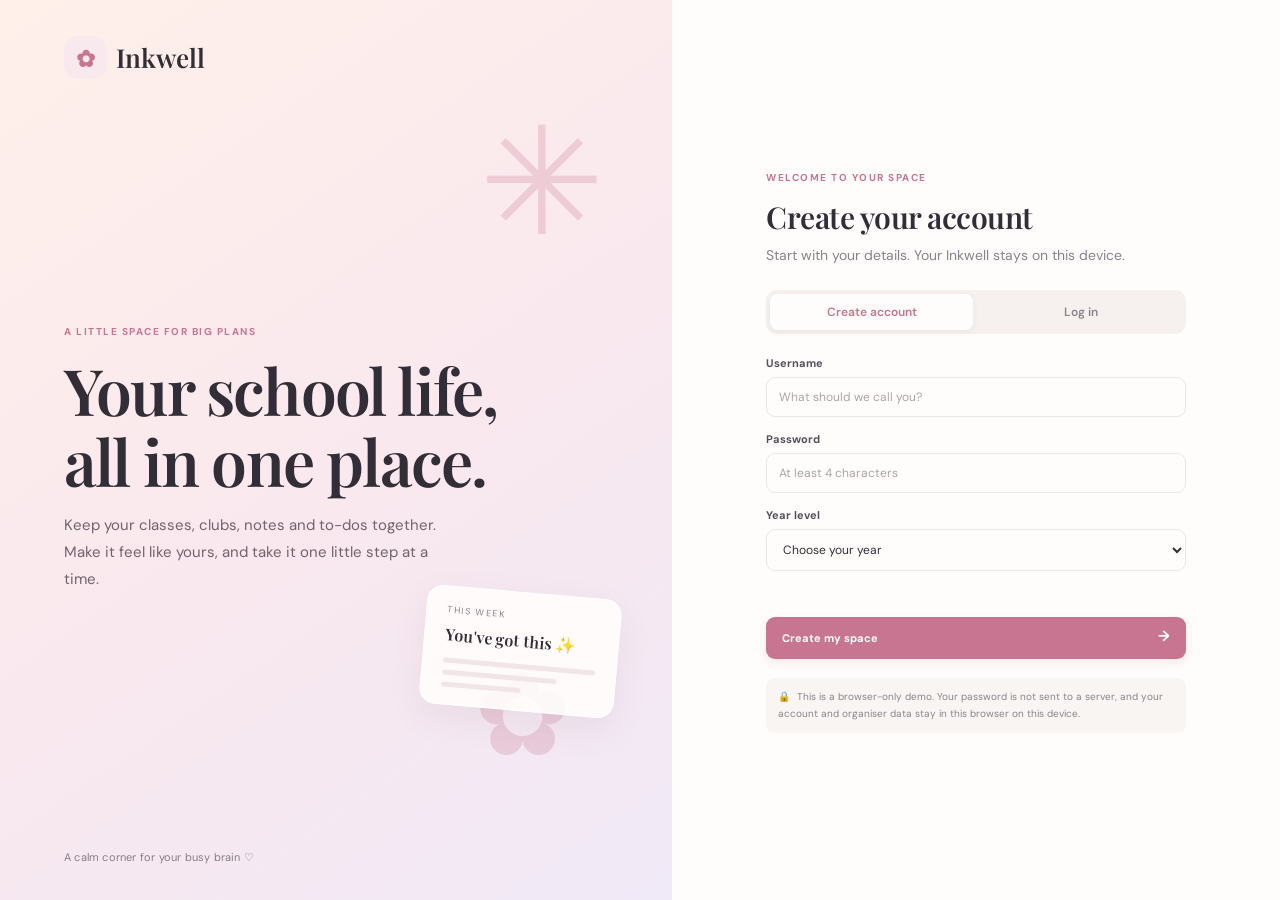
<file: index.html>
<!doctype html>
<html lang="en">
<head>
  <meta charset="utf-8">
  <meta name="viewport" content="width=device-width, initial-scale=1">
  <meta name="theme-color" content="#fff8f4">
  <meta name="description" content="Inkwell is your cosy student organiser for tasks, classes, clubs and notes.">
  <title>Inkwell — your student space</title>
  <link rel="preconnect" href="https://fonts.googleapis.com">
  <link rel="preconnect" href="https://fonts.gstatic.com" crossorigin>
  <link href="https://fonts.googleapis.com/css2?family=DM+Sans:wght@400;500;600;700&family=Playfair+Display:wght@500;600;700&display=swap" rel="stylesheet">
  <link rel="stylesheet" href="style.css">
</head>
<body>
  <section id="auth-view" class="auth-view">
    <div class="auth-art">
      <a class="brand brand-large" href="#"><span class="brand-mark">✿</span><span>Inkwell</span></a>
      <div class="auth-art-copy">
        <span class="eyebrow">A little space for big plans</span>
        <h1>Your school life,<br>all in one place.</h1>
        <p>Keep your classes, clubs, notes and to-dos together. Make it feel like yours, and take it one little step at a time.</p>
      </div>
      <div class="art-doodle doodle-one">✳</div><div class="art-doodle doodle-two">✿</div>
      <div class="art-card"><span>THIS WEEK</span><strong>You've got this ✨</strong><div class="art-lines"><i></i><i></i><i></i></div></div>
      <div class="auth-art-foot">A calm corner for your busy brain ♡</div>
    </div>
    <div class="auth-side">
      <div class="auth-box">
        <span class="eyebrow" id="auth-eyebrow">WELCOME TO YOUR SPACE</span>
        <h2 id="auth-title">Create your account</h2>
        <p class="auth-intro" id="auth-intro">Start with your details. Your Inkwell stays on this device.</p>
        <div class="auth-tabs" role="tablist" aria-label="Account options">
          <button class="auth-tab active" type="button" data-mode="create" role="tab" aria-selected="true">Create account</button>
          <button class="auth-tab" type="button" data-mode="login" role="tab" aria-selected="false">Log in</button>
        </div>
        <form id="auth-form" class="form-stack">
          <label class="field-label">Username<input id="auth-username" autocomplete="username" required minlength="2" maxlength="24" placeholder="What should we call you?"></label>
          <label class="field-label">Password<input id="auth-password" type="password" autocomplete="new-password" required minlength="4" placeholder="At least 4 characters"></label>
          <label class="field-label create-only">Year level<select id="auth-year" required><option value="" disabled selected>Choose your year</option><option>Foundation / Prep</option><option>Year 1</option><option>Year 2</option><option>Year 3</option><option>Year 4</option><option>Year 5</option><option>Year 6</option><option>Year 7</option><option>Year 8</option><option>Year 9</option><option>Year 10</option><option>Year 11</option><option>Year 12</option><option>Other</option></select></label>
          <p class="auth-error" id="auth-error" role="alert" aria-live="polite"></p>
          <button class="button button-primary full" id="auth-submit" type="submit">Create my space <span>→</span></button>
        </form>
        <p class="privacy-note"><span>🔒</span> This is a browser-only demo. Your password is not sent to a server, and your account and organiser data stay in this browser on this device.</p>
      </div>
      <div class="auth-mobile-brand"><span class="brand-mark">✿</span> Inkwell</div>
    </div>
  </section>

  <div id="app-view" class="app" hidden>
    <aside class="sidebar">
      <a class="brand" href="#overview" aria-label="Inkwell home"><span class="brand-mark">✿</span><span>Inkwell</span></a>
      <div class="nav-label">YOUR WORKSPACE</div>
      <nav class="main-nav" aria-label="Main navigation">
        <button class="nav-item active" type="button" data-page="overview"><span class="nav-icon">⌂</span>Overview</button>
        <button class="nav-item" type="button" data-page="calendar"><span class="nav-icon">▦</span>My calendar</button>
        <button class="nav-item" type="button" data-page="tasks"><span class="nav-icon">☷</span>My tasks<span class="nav-count" id="nav-task-count">0</span></button>
        <button class="nav-item" type="button" data-page="clubs"><span class="nav-icon">♡</span>Clubs & groups</button>
        <button class="nav-item" type="button" data-page="notes"><span class="nav-icon">✎</span>My notes</button>
      </nav>
      <div class="nav-label nav-label-lower">YOUR SPACE</div>
      <nav aria-label="Personal settings"><button class="nav-item" type="button" data-page="settings"><span class="nav-icon">⚙</span>Settings</button></nav>
      <div class="sidebar-spacer"></div>
      <div class="sidebar-note"><span>✦ A gentle reminder</span><p>You don't have to do it all today. One thing at a time.</p></div>
      <div class="profile-card"><div class="avatar" id="sidebar-avatar">I</div><div class="profile-text"><strong id="sidebar-name">Student</strong><span id="sidebar-year">Year level</span></div><button class="more-button" id="signout-button" type="button" title="Log out" aria-label="Log out">↪</button></div>
    </aside>

    <main class="main-area">
      <header class="topbar"><div class="breadcrumbs"><span>Inkwell</span><span class="crumb-slash">/</span><strong id="breadcrumb-title">Overview</strong></div><div class="topbar-right"><span class="today-label" id="today-label"></span><div class="avatar avatar-small" id="top-avatar">I</div></div></header>

      <section class="page-view active" id="page-overview" data-title="Overview">
        <div class="welcome-row"><div><span class="eyebrow" id="welcome-eyebrow">YOUR SPACE, YOUR PACE</span><h1 id="welcome-title">Welcome to Inkwell</h1><p>Here's a little look at what's happening in your world.</p></div><span class="week-pill" id="week-pill"></span></div>
        <div class="overview-stats">
          <article class="stat-card"><span class="stat-icon">☷</span><span class="stat-label">Tasks left</span><strong id="overview-tasks">0</strong><small>Little steps add up</small></article>
          <article class="stat-card"><span class="stat-icon icon-green">▦</span><span class="stat-label">Upcoming events</span><strong id="overview-events">0</strong><small>On your calendar</small></article>
          <article class="stat-card"><span class="stat-icon icon-lilac">♡</span><span class="stat-label">Clubs & groups</span><strong id="overview-clubs">0</strong><small>Your people, your interests</small></article>
        </div>
        <div class="overview-grid">
          <section class="panel"><div class="panel-heading"><div><span class="eyebrow">YOUR NEXT STEPS</span><h2>Coming up</h2></div><button class="text-button" type="button" data-goto="tasks">All tasks →</button></div><div id="overview-task-list" class="preview-list"></div><div class="empty-state" id="overview-task-empty"><span>✦</span><strong>Nothing on your list yet</strong><p>Add a task when you're ready.</p><button class="button button-soft" type="button" data-goto="tasks">Add your first task</button></div></section>
          <section class="panel"><div class="panel-heading"><div><span class="eyebrow">DON'T FORGET</span><h2>Next events</h2></div><button class="text-button" type="button" data-goto="calendar">Your calendar →</button></div><div id="overview-event-list" class="preview-list"></div><div class="empty-state" id="overview-event-empty"><span>☼</span><strong>Your week is wide open</strong><p>Add an event or club catch-up.</p><button class="button button-soft" type="button" data-goto="calendar">Add an event</button></div></section>
        </div>
        <section class="welcome-tip"><div class="tip-icon">✿</div><div><strong>A note to yourself</strong><p>Progress is progress, even if it's just one small thing.</p></div><button class="text-button" type="button" data-goto="notes">Write a note →</button></section>
      </section>

      <section class="page-view" id="page-calendar" data-title="My calendar">
        <div class="page-heading"><div><span class="eyebrow">SAVE THE DATE</span><h1>My calendar</h1><p>Keep track of classes, deadlines, plans and club meetups.</p></div><span class="heading-sticker">▦</span></div>
        <section class="panel form-panel"><div class="panel-heading"><div><span class="eyebrow">ADD TO YOUR WEEK</span><h2>New event</h2></div></div><form id="event-form" class="entry-form"><label>Event name<input name="title" required maxlength="70" placeholder="e.g. Debate club meetup"></label><label>Date<input name="date" required type="date"></label><label>Time<input name="time" type="time"></label><label>Type<select name="type"><option>School</option><option>Class</option><option>Club</option><option>Personal</option></select></label><button class="button button-primary" type="submit">Add event <span>+</span></button></form></section>
        <section class="panel list-panel"><div class="panel-heading"><div><span class="eyebrow">WHAT'S AHEAD</span><h2>All events</h2></div><span class="item-count" id="event-count">0 events</span></div><div id="event-list" class="item-list"></div><div class="empty-state compact" id="event-empty"><span>☼</span><strong>No events yet</strong><p>When you add something to your calendar, it'll show up here.</p></div></section>
      </section>

      <section class="page-view" id="page-tasks" data-title="My tasks">
        <div class="page-heading"><div><span class="eyebrow">ONE THING AT A TIME</span><h1>My tasks</h1><p>Break your schoolwork into little, doable steps.</p></div><span class="heading-sticker">☷</span></div>
        <section class="panel form-panel"><div class="panel-heading"><div><span class="eyebrow">GET IT OUT OF YOUR HEAD</span><h2>Add a task</h2></div></div><form id="task-form" class="entry-form"><label>What do you need to do?<input name="title" required maxlength="90" placeholder="e.g. Finish science worksheet"></label><label>Subject or group<input name="subject" maxlength="40" placeholder="e.g. Science"></label><label>Due date<input name="due" type="date"></label><label>Priority<select name="priority"><option>Normal</option><option>Important</option><option>Whenever</option></select></label><button class="button button-primary" type="submit">Add task <span>+</span></button></form></section>
        <section class="panel list-panel"><div class="panel-heading"><div><span class="eyebrow">YOUR TO-DO LIST</span><h2>Tasks to work on</h2></div><span class="item-count" id="task-count">0 tasks</span></div><div id="task-list" class="item-list"></div><div class="empty-state compact" id="task-empty"><span>✦</span><strong>All clear for now</strong><p>Add a task and give yourself a little head start.</p></div></section>
      </section>

      <section class="page-view" id="page-clubs" data-title="Clubs & groups">
        <div class="page-heading"><div><span class="eyebrow">FIND YOUR PEOPLE</span><h1>Clubs & groups</h1><p>Keep the groups, teams and activities you care about close by.</p></div><span class="heading-sticker">♡</span></div>
        <section class="panel form-panel"><div class="panel-heading"><div><span class="eyebrow">MAKE ROOM FOR FUN</span><h2>Add a club or group</h2></div></div><form id="club-form" class="entry-form"><label>Club or group name<input name="name" required maxlength="60" placeholder="e.g. Art club"></label><label>Meeting day<input name="day" maxlength="30" placeholder="e.g. Tuesdays"></label><label>Meeting time<input name="time" maxlength="30" placeholder="e.g. After school"></label><label>Where do you meet?<input name="place" maxlength="50" placeholder="e.g. Art room"></label><label class="wide-field">A little description<input name="description" maxlength="120" placeholder="What do you do together?"></label><button class="button button-primary" type="submit">Add group <span>+</span></button></form></section>
        <div class="club-heading"><div><span class="eyebrow">YOUR CIRCLE</span><h2>My clubs & groups</h2></div><span class="item-count" id="club-count">0 groups</span></div><div id="club-list" class="club-grid"></div><div class="panel empty-state compact" id="club-empty"><span>♡</span><strong>Your list is yours to grow</strong><p>Add a club, study group, team or anything else you belong to.</p></div>
      </section>

      <section class="page-view" id="page-notes" data-title="My notes">
        <div class="page-heading"><div><span class="eyebrow">A PLACE TO KEEP THOUGHTS</span><h1>My notes</h1><p>Save reminders, ideas and the things you don't want to forget.</p></div><span class="heading-sticker">✎</span></div>
        <section class="panel form-panel"><div class="panel-heading"><div><span class="eyebrow">JOT IT DOWN</span><h2>Write a note</h2></div></div><form id="note-form" class="note-form"><label>Title<input name="title" required maxlength="70" placeholder="Give your note a name"></label><label>Subject or tag<input name="tag" maxlength="35" placeholder="e.g. English, reminder"></label><label>Your note<textarea name="body" required maxlength="1000" rows="4" placeholder="Write whatever's on your mind…"></textarea></label><button class="button button-primary" type="submit">Save note <span>+</span></button></form></section>
        <div class="club-heading"><div><span class="eyebrow">YOUR LITTLE LIBRARY</span><h2>Saved notes</h2></div><span class="item-count" id="note-count">0 notes</span></div><div id="note-list" class="note-grid"></div><div class="panel empty-state compact" id="note-empty"><span>✎</span><strong>No notes yet</strong><p>Your ideas will be waiting here whenever you need them.</p></div>
      </section>

      <section class="page-view" id="page-settings" data-title="Settings">
        <div class="page-heading"><div><span class="eyebrow">MAKE IT FEEL LIKE YOU</span><h1>Settings</h1><p>Update your profile and make Inkwell feel at home.</p></div><span class="heading-sticker">⚙</span></div>
        <section class="panel settings-panel"><div class="panel-heading"><div><span class="eyebrow">ABOUT YOU</span><h2>Your profile</h2></div></div><form id="profile-form" class="settings-form"><label>Username<input name="username" id="settings-username" required minlength="2" maxlength="24"></label><label>Year level<select name="year" id="settings-year" required><option>Foundation / Prep</option><option>Year 1</option><option>Year 2</option><option>Year 3</option><option>Year 4</option><option>Year 5</option><option>Year 6</option><option>Year 7</option><option>Year 8</option><option>Year 9</option><option>Year 10</option><option>Year 11</option><option>Year 12</option><option>Other</option></select></label><button class="button button-primary" type="submit">Save profile</button></form></section>
        <section class="panel settings-panel"><div class="panel-heading"><div><span class="eyebrow">YOUR VIBE</span><h2>Choose your look</h2></div></div><div class="theme-options"><button class="theme-option selected" type="button" data-theme="preppy"><span class="theme-preview preppy-preview">✿</span><strong>Cute & preppy</strong><small>Blush pink and cosy curves</small></button><button class="theme-option" type="button" data-theme="formal"><span class="theme-preview formal-preview">I</span><strong>Formal</strong><small>Calm, clean and classic</small></button><button class="theme-option" type="button" data-theme="custom"><span class="theme-preview custom-preview">✦</span><strong>Customizable</strong><small>Pick a colour that's you</small></button></div><label class="accent-row" id="accent-row">Choose your accent colour<input type="color" id="accent-picker" value="#8162b4"></label></section>
        <section class="panel settings-panel account-panel"><div><span class="eyebrow">ACCOUNT</span><h2>Done for now?</h2><p>Log out of this browser or clear the local demo profile and its saved items.</p></div><div class="account-actions"><button class="button button-soft" type="button" id="settings-signout">Log out</button><button class="button button-danger" type="button" id="clear-account">Clear local account</button></div></section>
      </section>
      <footer class="app-footer">Your Inkwell is saved in this browser on this device · <button type="button" data-goto="settings">Manage settings</button></footer>
    </main>
  </div>
  <div class="toast" id="toast" role="status" aria-live="polite"></div>
  <script src="app.js"></script>
</body>
</html>
</file>
<file: style.css>
@import url('https://fonts.googleapis.com/css2?family=DM+Sans:wght@400;500;600;700&family=Playfair+Display:wght@500;600;700&display=swap');
:root{--bg:#fff8f4;--paper:#fffdfb;--ink:#322e37;--muted:#89838b;--line:#eee6e1;--accent:#c87591;--accent-soft:#f8e9ee;--green:#668c72;--green-soft:#edf5ef;--lilac:#806bb2;--lilac-soft:#f0ecf8;--danger:#b95363;--shadow:0 10px 28px #533c3210;--sans:'DM Sans',Arial,sans-serif;--serif:'Playfair Display',Georgia,serif}*{box-sizing:border-box}body{margin:0;background:var(--bg);color:var(--ink);font:14px var(--sans);min-height:100vh}button,input,select,textarea{font:inherit}button{color:inherit;cursor:pointer}button:focus-visible,input:focus-visible,select:focus-visible,textarea:focus-visible{outline:3px solid #c8759166;outline-offset:2px}[hidden]{display:none!important}.eyebrow{font-size:10px;letter-spacing:1.5px;text-transform:uppercase;color:var(--accent);font-weight:700}.brand{display:flex;align-items:center;gap:9px;font:600 22px var(--serif);text-decoration:none;color:var(--ink)}.brand-mark{width:36px;height:36px;display:grid;place-items:center;background:var(--accent-soft);border-radius:12px;color:var(--accent);font-size:19px}.brand-large{font-size:26px}.brand-large .brand-mark{width:43px;height:43px;border-radius:15px;font-size:23px}
/* Sign in */.auth-view{min-height:100vh;display:grid;grid-template-columns:minmax(360px,1.05fr) minmax(420px,.95fr);background:var(--paper)}.auth-art{position:relative;overflow:hidden;min-height:100vh;padding:36px clamp(28px,5vw,76px);background:linear-gradient(145deg,#fff0ea 0%,#f9e8ee 54%,#f0e9f7 100%);display:flex;flex-direction:column}.auth-art-copy{margin:auto 0;max-width:500px;position:relative;z-index:1}.auth-art-copy h1{font:600 clamp(42px,5vw,66px)/1.1 var(--serif);letter-spacing:-1.8px;margin:16px 0}.auth-art-copy p{max-width:400px;color:#71636d;font-size:15px;line-height:1.8}.art-doodle{position:absolute;color:#c8759140;font-size:150px;line-height:1}.doodle-one{top:12%;right:10%}.doodle-two{right:15%;bottom:14%;font-size:116px}.art-card{position:absolute;right:8%;bottom:21%;z-index:2;width:195px;padding:17px 20px;background:#fffdfbe8;border:1px solid #fff;border-radius:16px;box-shadow:0 12px 35px #69435014;transform:rotate(5deg)}.art-card span{display:block;font-size:9px;letter-spacing:1.6px;color:var(--muted);margin-bottom:8px}.art-card strong{font:600 16px var(--serif)}.art-lines{display:grid;gap:7px;margin-top:13px}.art-lines i{height:5px;border-radius:9px;background:#f2e5e7}.art-lines i:nth-child(2){width:75%}.art-lines i:nth-child(3){width:52%}.auth-art-foot{color:#897d84;font-size:11px;letter-spacing:.2px}.auth-side{display:grid;place-items:center;padding:42px 28px}.auth-box{width:min(100%,420px)}.auth-box h2{font:600 30px var(--serif);letter-spacing:-.5px;margin:12px 0 7px}.auth-intro{color:var(--muted);margin:0 0 24px;line-height:1.6}.auth-tabs{display:flex;gap:6px;background:#f6f1ee;border-radius:11px;padding:4px;margin-bottom:22px}.auth-tab{flex:1;border:0;background:transparent;border-radius:8px;padding:10px;color:var(--muted);font-size:12px;font-weight:600}.auth-tab.active{background:var(--paper);color:var(--accent);box-shadow:0 2px 8px #4031260c}.form-stack{display:grid;gap:15px}.field-label,.entry-form label,.note-form label,.settings-form label,.accent-row{display:grid;gap:7px;color:#55505a;font-size:11px;font-weight:700}.field-label input,.field-label select,.entry-form input,.entry-form select,.note-form input,.note-form textarea,.settings-form input,.settings-form select{width:100%;background:var(--paper);border:1px solid var(--line);border-radius:9px;padding:11px 12px;color:var(--ink);font-size:12px;font-weight:400;min-width:0}.field-label input::placeholder,.entry-form input::placeholder,.note-form input::placeholder,.note-form textarea::placeholder{color:#aaa3a7}.auth-error{min-height:16px;margin:0;color:var(--danger);font-size:11px}.button{border:0;border-radius:9px;padding:11px 15px;font-size:11px;font-weight:700;transition:transform .15s,filter .15s}.button:hover{filter:brightness(.98);transform:translateY(-1px)}.button-primary{background:var(--accent);color:white;box-shadow:0 4px 10px #c8759126}.button-primary span{float:right;font-size:15px;line-height:11px}.button-soft{background:var(--accent-soft);color:var(--accent)}.button-danger{background:#fae9eb;color:var(--danger)}.full{width:100%;text-align:left;padding:14px 16px}.privacy-note{font-size:10px;line-height:1.65;color:var(--muted);margin:19px 0 0;background:#f9f5f2;border-radius:9px;padding:11px 12px}.privacy-note span{margin-right:4px}.auth-mobile-brand{display:none}
/* App frame */.app{min-height:100vh;display:grid;grid-template-columns:238px 1fr;max-width:1600px;margin:0 auto}.sidebar{position:sticky;top:0;height:100vh;min-height:620px;background:var(--paper);border-right:1px solid var(--line);padding:27px 16px 16px;display:flex;flex-direction:column}.sidebar .brand{padding:0 8px;margin-bottom:38px}.nav-label{padding:0 12px;font-size:9px;color:#aaa2a8;letter-spacing:1.5px;font-weight:700;margin-bottom:9px}.nav-label-lower{margin-top:27px}.main-nav{display:grid;gap:3px}.nav-item{display:flex;align-items:center;gap:11px;width:100%;border:0;background:transparent;text-align:left;padding:11px 12px;border-radius:9px;font-size:11px;color:var(--muted);font-weight:600}.nav-item:hover{background:#faf5f2;color:var(--ink)}.nav-item.active{background:var(--accent-soft);color:var(--accent)}.nav-icon{width:18px;text-align:center;font-size:16px}.nav-count{margin-left:auto;border-radius:30px;background:#ffffffa8;padding:3px 7px;font-size:9px}.sidebar-spacer{flex:1}.sidebar-note{background:#fcf4ef;padding:14px;border-radius:12px;margin:0 3px 14px}.sidebar-note span{font-size:10px;font-weight:700;color:var(--accent)}.sidebar-note p{font-size:10px;line-height:1.55;color:var(--muted);margin:6px 0 0}.profile-card{border-top:1px solid var(--line);padding:15px 6px 2px;display:flex;align-items:center;gap:10px}.avatar{width:34px;height:34px;display:grid;place-items:center;border-radius:50%;background:#f1ddd5;color:#865c62;font:700 12px var(--sans);flex:none}.profile-text{display:grid;gap:3px;min-width:0}.profile-text strong{font-size:11px;overflow:hidden;text-overflow:ellipsis;white-space:nowrap}.profile-text span{font-size:9px;color:var(--muted)}.more-button{margin-left:auto;border:0;background:transparent;color:var(--muted);font-size:16px;border-radius:7px;padding:6px}.more-button:hover{background:var(--accent-soft);color:var(--accent)}.main-area{padding:24px clamp(18px,4vw,52px) 36px;min-width:0}.topbar{height:35px;display:flex;justify-content:space-between;align-items:center;margin-bottom:28px}.breadcrumbs{font-size:11px;color:var(--muted);display:flex;gap:10px;align-items:center}.breadcrumbs strong{color:var(--ink)}.crumb-slash{color:#c7bec3}.topbar-right{display:flex;gap:14px;align-items:center}.today-label{font-size:10px;color:var(--muted)}.avatar-small{width:30px;height:30px;font-size:10px}.page-view{display:none;animation:fadein .2s ease}.page-view.active{display:block}@keyframes fadein{from{opacity:.4;transform:translateY(4px)}to{opacity:1;transform:none}}h1,h2,p{margin-top:0}.welcome-row,.page-heading{display:flex;align-items:center;justify-content:space-between;gap:16px;margin-bottom:25px}.welcome-row h1,.page-heading h1{font:600 34px var(--serif);letter-spacing:-.8px;margin:8px 0 7px}.welcome-row p,.page-heading p{color:var(--muted);font-size:12px;margin:0}.week-pill{padding:8px 12px;border-radius:50px;background:var(--accent-soft);color:var(--accent);font-size:9px;letter-spacing:.5px;font-weight:700;white-space:nowrap}.heading-sticker{width:48px;height:48px;border-radius:15px;background:var(--accent-soft);display:grid;place-items:center;color:var(--accent);font-size:23px;flex:none}.overview-stats{display:grid;grid-template-columns:repeat(3,1fr);gap:13px;margin-bottom:17px}.stat-card{position:relative;background:var(--paper);border:1px solid var(--line);border-radius:13px;padding:16px 17px;box-shadow:var(--shadow);display:grid;gap:7px}.stat-icon{position:absolute;top:15px;right:15px;width:29px;height:29px;border-radius:9px;background:var(--accent-soft);color:var(--accent);display:grid;place-items:center;font-size:14px}.icon-green{background:var(--green-soft);color:var(--green)}.icon-lilac{background:var(--lilac-soft);color:var(--lilac)}.stat-label{color:var(--muted);font-size:10px}.stat-card strong{font:600 28px var(--serif)}.stat-card small{font-size:9px;color:var(--muted)}.overview-grid{display:grid;grid-template-columns:1fr 1fr;gap:15px}.panel{background:var(--paper);border:1px solid var(--line);border-radius:13px;padding:19px;box-shadow:var(--shadow)}.panel-heading{display:flex;align-items:center;justify-content:space-between;gap:10px;margin-bottom:17px}.panel-heading h2,.club-heading h2,.account-panel h2{font:600 19px var(--serif);margin:5px 0 0}.text-button{border:0;background:transparent;color:var(--accent);font-size:10px;font-weight:700;padding:6px}.text-button:hover{text-decoration:underline}.preview-list{display:grid}.preview-row{display:flex;align-items:center;gap:10px;padding:10px 0;border-top:1px solid #f2ece9}.preview-row:first-child{border-top:0}.preview-check{width:18px;height:18px;border:1px solid #ded4d3;border-radius:6px;background:transparent;color:white;font-size:11px;flex:none}.preview-row.completed .preview-check{background:var(--green);border-color:var(--green)}.preview-row.completed strong{text-decoration:line-through;color:var(--muted)}.preview-row-text{min-width:0;display:grid;gap:4px}.preview-row-text strong{font-size:10px;overflow:hidden;text-overflow:ellipsis;white-space:nowrap}.preview-row-text span{font-size:9px;color:var(--muted)}.preview-date{min-width:42px;text-align:center;background:var(--accent-soft);color:var(--accent);border-radius:8px;padding:7px 5px;font-size:8px;font-weight:700}.empty-state{text-align:center;padding:18px 8px;color:var(--muted)}.empty-state>span{display:block;color:var(--accent);font-size:21px;margin-bottom:6px}.empty-state strong{display:block;font:600 14px var(--serif);color:var(--ink)}.empty-state p{font-size:10px;margin:5px 0 12px}.empty-state .button{font-size:10px}.empty-state.compact{padding:23px 10px}.welcome-tip{margin-top:15px;background:linear-gradient(100deg,#f9efea,#f8f0f7);border-radius:12px;padding:14px 16px;display:flex;align-items:center;gap:12px}.tip-icon{width:32px;height:32px;border-radius:10px;background:#fff9;color:var(--accent);display:grid;place-items:center;font-size:17px}.welcome-tip strong{font:600 13px var(--serif)}.welcome-tip p{font-size:10px;color:var(--muted);margin:4px 0 0}.welcome-tip .text-button{margin-left:auto}
/* Forms and lists */.page-heading{margin-bottom:24px}.form-panel{margin-bottom:15px}.entry-form{display:grid;grid-template-columns:repeat(4,minmax(0,1fr));align-items:end;gap:11px}.entry-form .button{height:36px}.entry-form .wide-field{grid-column:span 2}.list-panel{margin-bottom:18px}.item-count{font-size:9px;color:var(--muted);background:#f8f4f1;padding:6px 9px;border-radius:20px;white-space:nowrap}.item-list{display:grid}.item-row{display:flex;align-items:center;gap:11px;padding:12px 0;border-top:1px solid #f1ebe8}.item-row:first-child{border-top:0}.item-row .check-button{width:19px;height:19px;border:1px solid #ded6d4;border-radius:6px;background:transparent;color:white;flex:none;font-size:11px}.item-row.done .check-button{background:var(--green);border-color:var(--green)}.item-main{flex:1;min-width:0;display:grid;gap:5px}.item-main strong{font-size:11px;overflow:hidden;text-overflow:ellipsis;white-space:nowrap}.item-main span{font-size:9px;color:var(--muted)}.item-row.done .item-main strong{text-decoration:line-through;color:var(--muted)}.pill{border-radius:20px;padding:5px 8px;background:var(--accent-soft);color:var(--accent);font-size:8px;font-weight:700;white-space:nowrap}.pill.green{background:var(--green-soft);color:var(--green)}.pill.lilac{background:var(--lilac-soft);color:var(--lilac)}.delete-button{border:0;background:transparent;color:#b8aeb2;border-radius:6px;font-size:16px;padding:4px 7px}.delete-button:hover{color:var(--danger);background:#faecee}.club-heading{display:flex;align-items:end;justify-content:space-between;margin:23px 0 13px}.club-heading h2{margin-top:5px}.club-grid{display:grid;grid-template-columns:repeat(2,minmax(0,1fr));gap:13px}.club-card{position:relative;overflow:hidden;background:var(--paper);border:1px solid var(--line);border-radius:13px;padding:17px;box-shadow:var(--shadow)}.club-card:before{content:'';position:absolute;width:65px;height:65px;border-radius:50%;background:var(--accent-soft);right:-18px;top:-22px}.club-card-icon{position:relative;width:34px;height:34px;border-radius:10px;background:var(--accent-soft);color:var(--accent);display:grid;place-items:center;margin-bottom:12px;font-size:16px}.club-card h3{font:600 17px var(--serif);margin:0 25px 6px 0}.club-card p{font-size:10px;color:var(--muted);line-height:1.55;margin:0 0 12px}.club-details{display:flex;flex-wrap:wrap;gap:6px}.club-details span{font-size:8px;background:#f8f4f1;color:var(--muted);padding:5px 8px;border-radius:20px}.club-card .delete-button{position:absolute;right:8px;top:8px;z-index:1}.note-form{display:grid;grid-template-columns:1fr 1fr;gap:11px;align-items:end}.note-form label:nth-child(3){grid-column:1/-1}.note-form textarea{resize:vertical;min-height:100px;line-height:1.6}.note-form .button{justify-self:start}.note-grid{display:grid;grid-template-columns:repeat(3,minmax(0,1fr));gap:12px}.note-card{position:relative;min-height:145px;background:#fffaf4;border:1px solid #efe4db;border-radius:12px;padding:15px;display:flex;flex-direction:column}.note-card:nth-child(3n+2){background:#fbf7ff;border-color:#ede5f3}.note-card:nth-child(3n){background:#f6fbf7;border-color:#e4efe6}.note-card h3{font:600 16px var(--serif);margin:7px 18px 7px 0}.note-card p{font-size:10px;color:#79717a;line-height:1.6;white-space:pre-wrap;overflow-wrap:anywhere;margin:0 0 12px;flex:1}.note-card .note-date{font-size:8px;color:var(--muted)}.note-card .delete-button{position:absolute;right:7px;top:7px}.settings-panel{margin-bottom:14px}.settings-form{display:grid;grid-template-columns:1fr 1fr auto;align-items:end;gap:12px}.settings-form .button{height:36px}.theme-options{display:grid;grid-template-columns:repeat(3,1fr);gap:10px}.theme-option{background:var(--paper);border:1px solid var(--line);border-radius:11px;text-align:left;padding:11px;display:grid;gap:7px;transition:.15s}.theme-option:hover{transform:translateY(-1px)}.theme-option.selected{border-color:var(--accent);box-shadow:0 0 0 2px var(--accent-soft)}.theme-preview{height:43px;border-radius:7px;display:grid;place-items:center;font:600 20px var(--serif)}.preppy-preview{background:#f9e8ed;color:#c87591}.formal-preview{background:#e9eef4;color:#315c83}.custom-preview{background:#eee9fb;color:#8063bd}.theme-option strong{font-size:10px}.theme-option small{font-size:8px;color:var(--muted);line-height:1.4}.accent-row{display:none;grid-template-columns:1fr auto;align-items:center;margin-top:14px;background:#faf7f4;border-radius:8px;padding:10px 12px}.accent-row.show{display:grid}.accent-row input{width:34px;height:28px;border:0;background:transparent;padding:0}.account-panel{display:flex;align-items:center;justify-content:space-between;gap:16px}.account-panel p{font-size:10px;color:var(--muted);margin:7px 0 0}.account-actions{display:flex;gap:8px;flex-wrap:wrap}.app-footer{text-align:center;color:#aaa0a5;font-size:9px;margin-top:23px}.app-footer button{border:0;background:transparent;color:var(--accent);font-size:9px;padding:2px}.toast{position:fixed;right:20px;bottom:20px;z-index:10;background:#302e37;color:white;padding:11px 15px;border-radius:9px;font-size:10px;box-shadow:0 5px 20px #0002;opacity:0;transform:translateY(8px);transition:.2s;pointer-events:none}.toast.show{opacity:1;transform:none}
/* Formal look */body[data-theme="formal"]{--bg:#f2f4f6;--paper:#fff;--ink:#243143;--muted:#75808d;--line:#e1e6eb;--accent:#315c83;--accent-soft:#e8eff6;--green:#587d64;--green-soft:#eaf1eb;--lilac:#667ca4;--lilac-soft:#edf0f7;--shadow:0 6px 20px #1f334509}body[data-theme="formal"] .auth-art{background:linear-gradient(145deg,#e7edf4,#f1f3f6)}body[data-theme="formal"] .auth-art-copy p{color:#647080}body[data-theme="formal"] .welcome-tip{background:linear-gradient(100deg,#eaf0f5,#eff2f6)}body[data-theme="formal"] .panel,body[data-theme="formal"] .stat-card,body[data-theme="formal"] .club-card{border-radius:7px}body[data-theme="formal"] .nav-item,body[data-theme="formal"] .button{border-radius:5px}body[data-theme="formal"] .brand-mark{border-radius:7px}body[data-theme="formal"] .note-card{background:#f7f9fb;border-color:#e4e8ed}
@media(max-width:1050px){.app{grid-template-columns:210px 1fr}.main-area{padding:22px 24px 32px}.entry-form{grid-template-columns:repeat(2,minmax(0,1fr))}.note-grid{grid-template-columns:repeat(2,minmax(0,1fr))}}@media(max-width:760px){.auth-view{grid-template-columns:1fr}.auth-art{display:none}.auth-side{min-height:100vh;padding:28px 22px}.auth-mobile-brand{display:flex;align-items:center;gap:9px;position:absolute;top:20px;left:20px;font:600 19px var(--serif)}.auth-mobile-brand .brand-mark{width:31px;height:31px;font-size:16px}.auth-box{padding-top:48px}.app{display:block}.sidebar{position:sticky;z-index:5;top:0;height:auto;min-height:0;padding:9px 12px;border-right:0;border-bottom:1px solid var(--line);display:grid;grid-template-columns:1fr auto;gap:4px 10px}.sidebar .brand{font-size:18px;margin:0;padding:0 3px;grid-column:1}.sidebar .brand-mark{width:30px;height:30px;border-radius:10px;font-size:16px}.nav-label,.nav-label-lower,.sidebar-spacer,.sidebar-note,.profile-card{display:none}.sidebar nav{grid-row:2;grid-column:1/-1;display:flex;overflow:auto;gap:2px;scrollbar-width:none}.sidebar nav::-webkit-scrollbar{display:none}.nav-item{width:auto;white-space:nowrap;padding:8px 10px;font-size:9px;gap:6px}.nav-icon{font-size:14px;width:auto}.nav-count{display:none}.sidebar>nav[aria-label="Personal settings"]{grid-row:1;grid-column:2}.sidebar>nav[aria-label="Personal settings"] .nav-item{padding:7px 9px}.main-area{padding:17px 14px 28px}.topbar{margin-bottom:23px}.today-label{display:none}.welcome-row h1,.page-heading h1{font-size:29px}.welcome-row p,.page-heading p{font-size:11px;line-height:1.5}.week-pill{font-size:8px;padding:7px 9px}.overview-stats{gap:8px}.stat-card{padding:13px 11px}.stat-card strong{font-size:23px}.stat-label{font-size:9px}.stat-card small{font-size:8px}.stat-icon{width:24px;height:24px;right:9px;top:9px}.overview-grid{grid-template-columns:1fr}.panel{padding:15px}.panel-heading h2,.club-heading h2,.account-panel h2{font-size:17px}.entry-form{grid-template-columns:1fr 1fr}.entry-form .button{grid-column:1/-1}.entry-form .wide-field{grid-column:1/-1}.note-grid{grid-template-columns:1fr 1fr}.settings-form{grid-template-columns:1fr 1fr}.settings-form .button{grid-column:1/-1}.theme-options{gap:6px}.theme-option{padding:8px}.theme-option small{font-size:7px}.account-panel{align-items:flex-start;flex-direction:column}.welcome-tip{padding:12px}.welcome-tip .text-button{font-size:9px}.club-grid{grid-template-columns:1fr 1fr}}
@media(max-width:430px){.overview-stats{grid-template-columns:1fr 1fr}.stat-card:nth-child(3){grid-column:1/-1}.entry-form,.note-form,.settings-form{grid-template-columns:1fr}.note-form label:nth-child(3){grid-column:auto}.entry-form .button,.settings-form .button{grid-column:auto}.club-grid,.note-grid{grid-template-columns:1fr}.welcome-row{align-items:flex-start}.week-pill{margin-top:4px}.page-heading{align-items:flex-start}.heading-sticker{width:40px;height:40px}}
</file>
